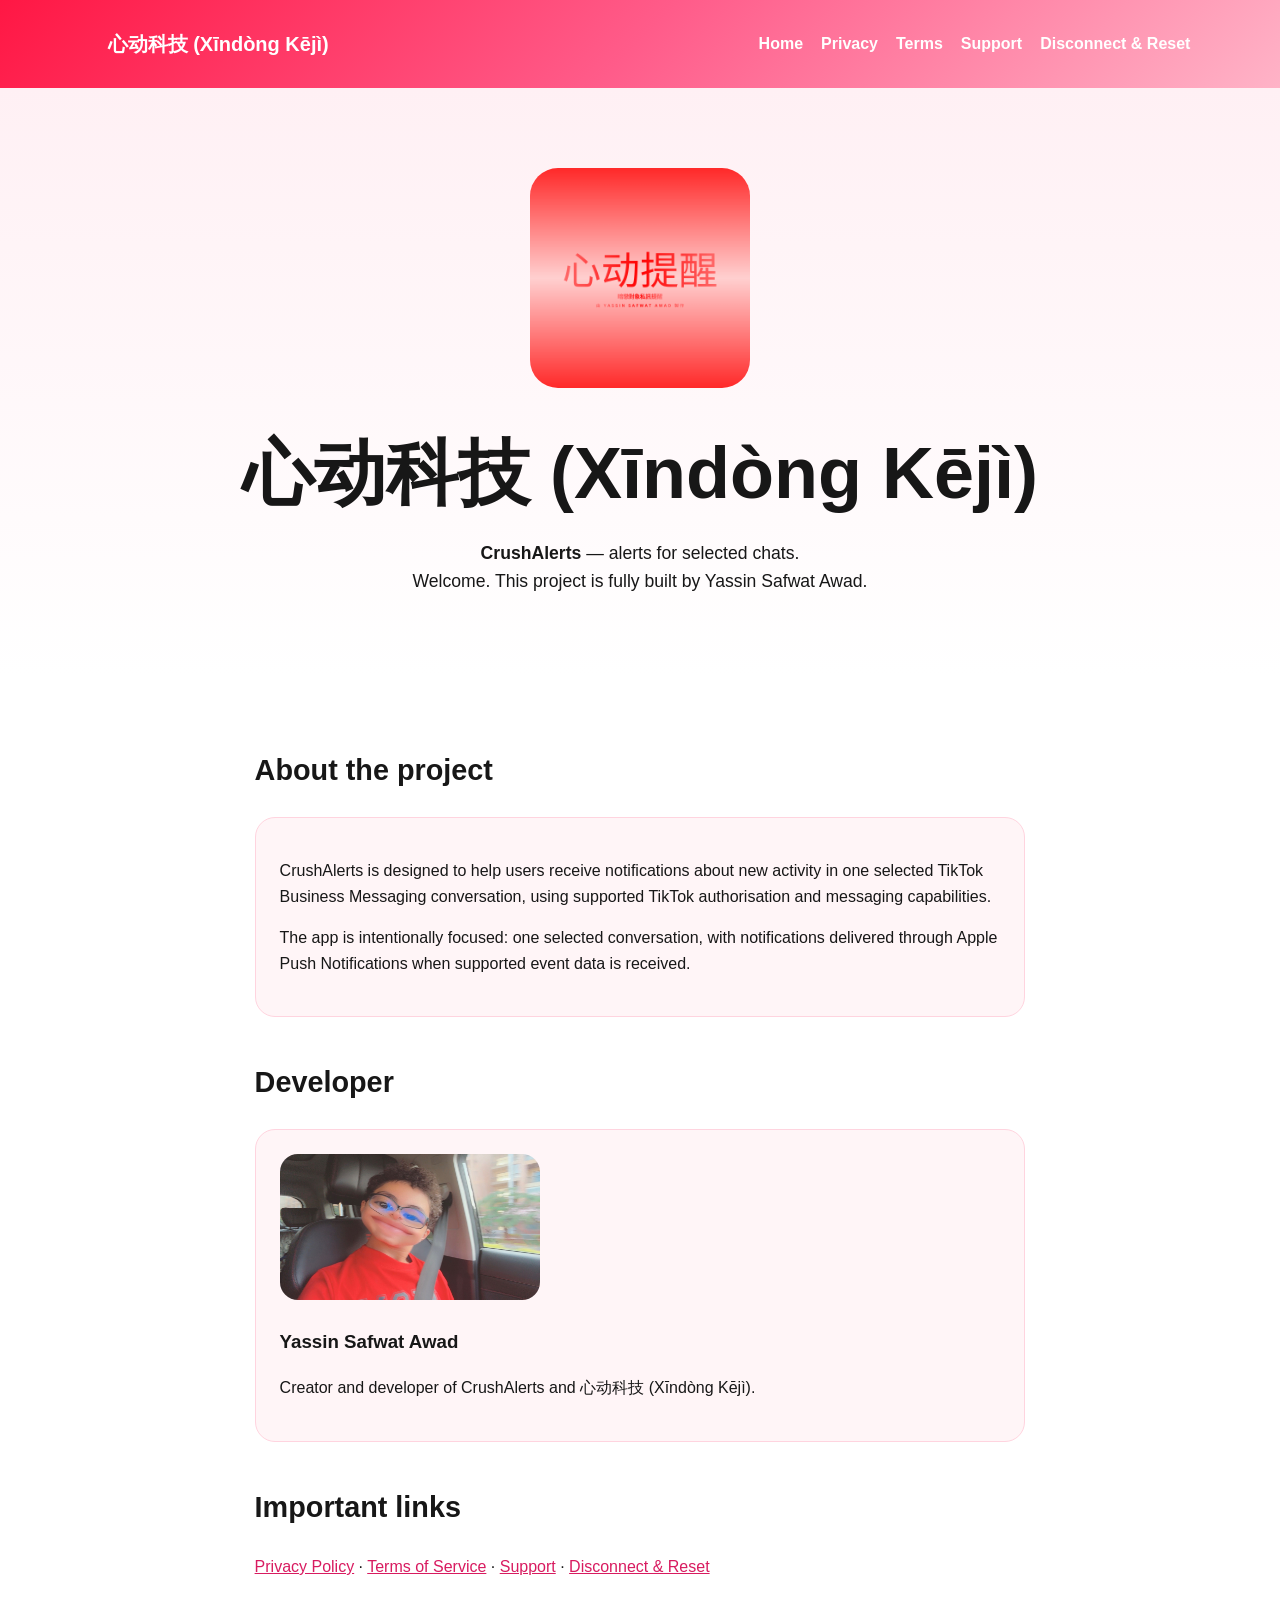
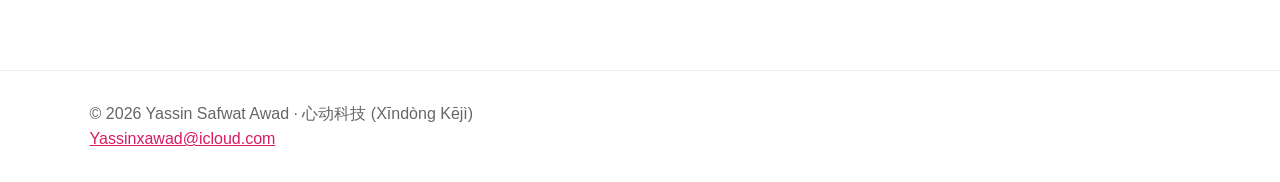
<file: index.html>
<!doctype html>
<html lang="en"><head><meta charset="utf-8"><meta name="viewport" content="width=device-width,initial-scale=1">
<title>心动科技 — CrushAlerts</title><link rel="stylesheet" href="style.css"></head>
<body><header><a class="brand" href="index.html">心动科技 (Xīndòng Kējì)</a><nav>
<a href="index.html">Home</a><a href="privacy.html">Privacy</a><a href="terms.html">Terms</a><a href="support.html">Support</a><a href="delete-account.html">Disconnect & Reset</a>
</nav></header>
<div class="hero"><img src="assets/crushalerts-logo.png" alt="CrushAlerts logo">
<h1>心动科技 (Xīndòng Kējì)</h1><p><strong>CrushAlerts</strong> — alerts for selected chats.</p>
<p>Welcome. This project is fully built by Yassin Safwat Awad.</p></div>
<main><section><h2>About the project</h2><div class="card"><p>CrushAlerts is designed to help users receive notifications about new activity in one selected TikTok Business Messaging conversation, using supported TikTok authorisation and messaging capabilities.</p><p>The app is intentionally focused: one selected conversation, with notifications delivered through Apple Push Notifications when supported event data is received.</p></div></section>
<section><h2>Developer</h2><div class="card"><img src="assets/yassin-photo.jpeg" alt="Photo of Yassin Safwat Awad" style="max-width:260px;width:100%;border-radius:18px"><h3>Yassin Safwat Awad</h3><p>Creator and developer of CrushAlerts and 心动科技 (Xīndòng Kējì).</p></div></section>
<section><h2>Important links</h2><p><a href="privacy.html">Privacy Policy</a> · <a href="terms.html">Terms of Service</a> · <a href="support.html">Support</a> · <a href="delete-account.html">Disconnect & Reset</a></p></section></main>
<footer>© 2026 Yassin Safwat Awad · 心动科技 (Xīndòng Kējì)<br><a href="mailto:Yassinxawad@icloud.com">Yassinxawad@icloud.com</a></footer></body></html>
</file>
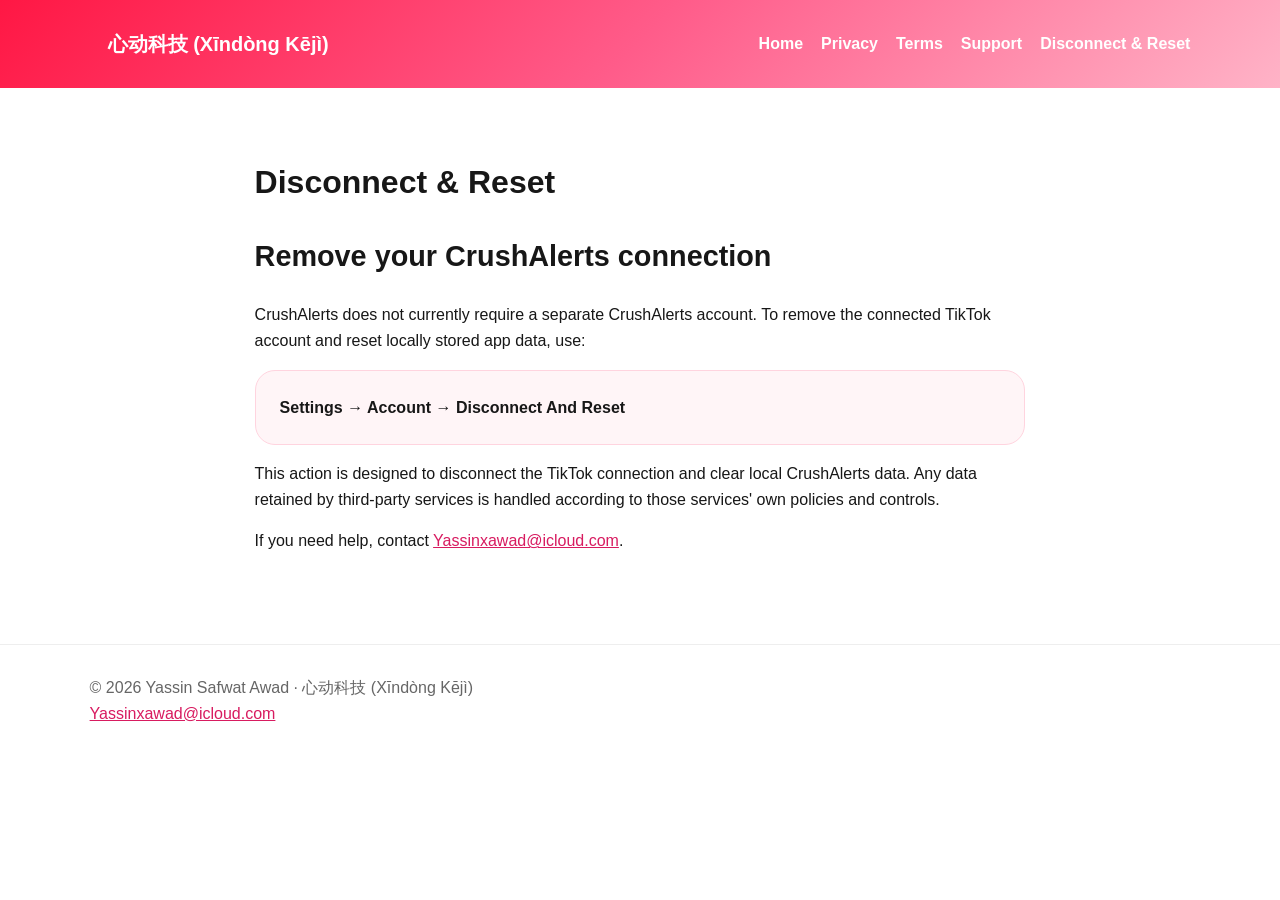
<file: delete-account.html>
<!doctype html>
<html lang="en"><head><meta charset="utf-8"><meta name="viewport" content="width=device-width,initial-scale=1">
<title>Disconnect & Reset — CrushAlerts</title><link rel="stylesheet" href="style.css"></head>
<body><header><a class="brand" href="index.html">心动科技 (Xīndòng Kējì)</a><nav>
<a href="index.html">Home</a><a href="privacy.html">Privacy</a><a href="terms.html">Terms</a><a href="support.html">Support</a><a href="delete-account.html">Disconnect & Reset</a>
</nav></header>
<main><h1>Disconnect & Reset</h1><section><h2>Remove your CrushAlerts connection</h2>
<p>CrushAlerts does not currently require a separate CrushAlerts account. To remove the connected TikTok account and reset locally stored app data, use:</p>
<div class="card"><strong>Settings → Account → Disconnect And Reset</strong></div>
<p>This action is designed to disconnect the TikTok connection and clear local CrushAlerts data. Any data retained by third-party services is handled according to those services' own policies and controls.</p>
<p>If you need help, contact <a href="mailto:Yassinxawad@icloud.com">Yassinxawad@icloud.com</a>.</p>
</section></main>
<footer>© 2026 Yassin Safwat Awad · 心动科技 (Xīndòng Kējì)<br><a href="mailto:Yassinxawad@icloud.com">Yassinxawad@icloud.com</a></footer></body></html>
</file>
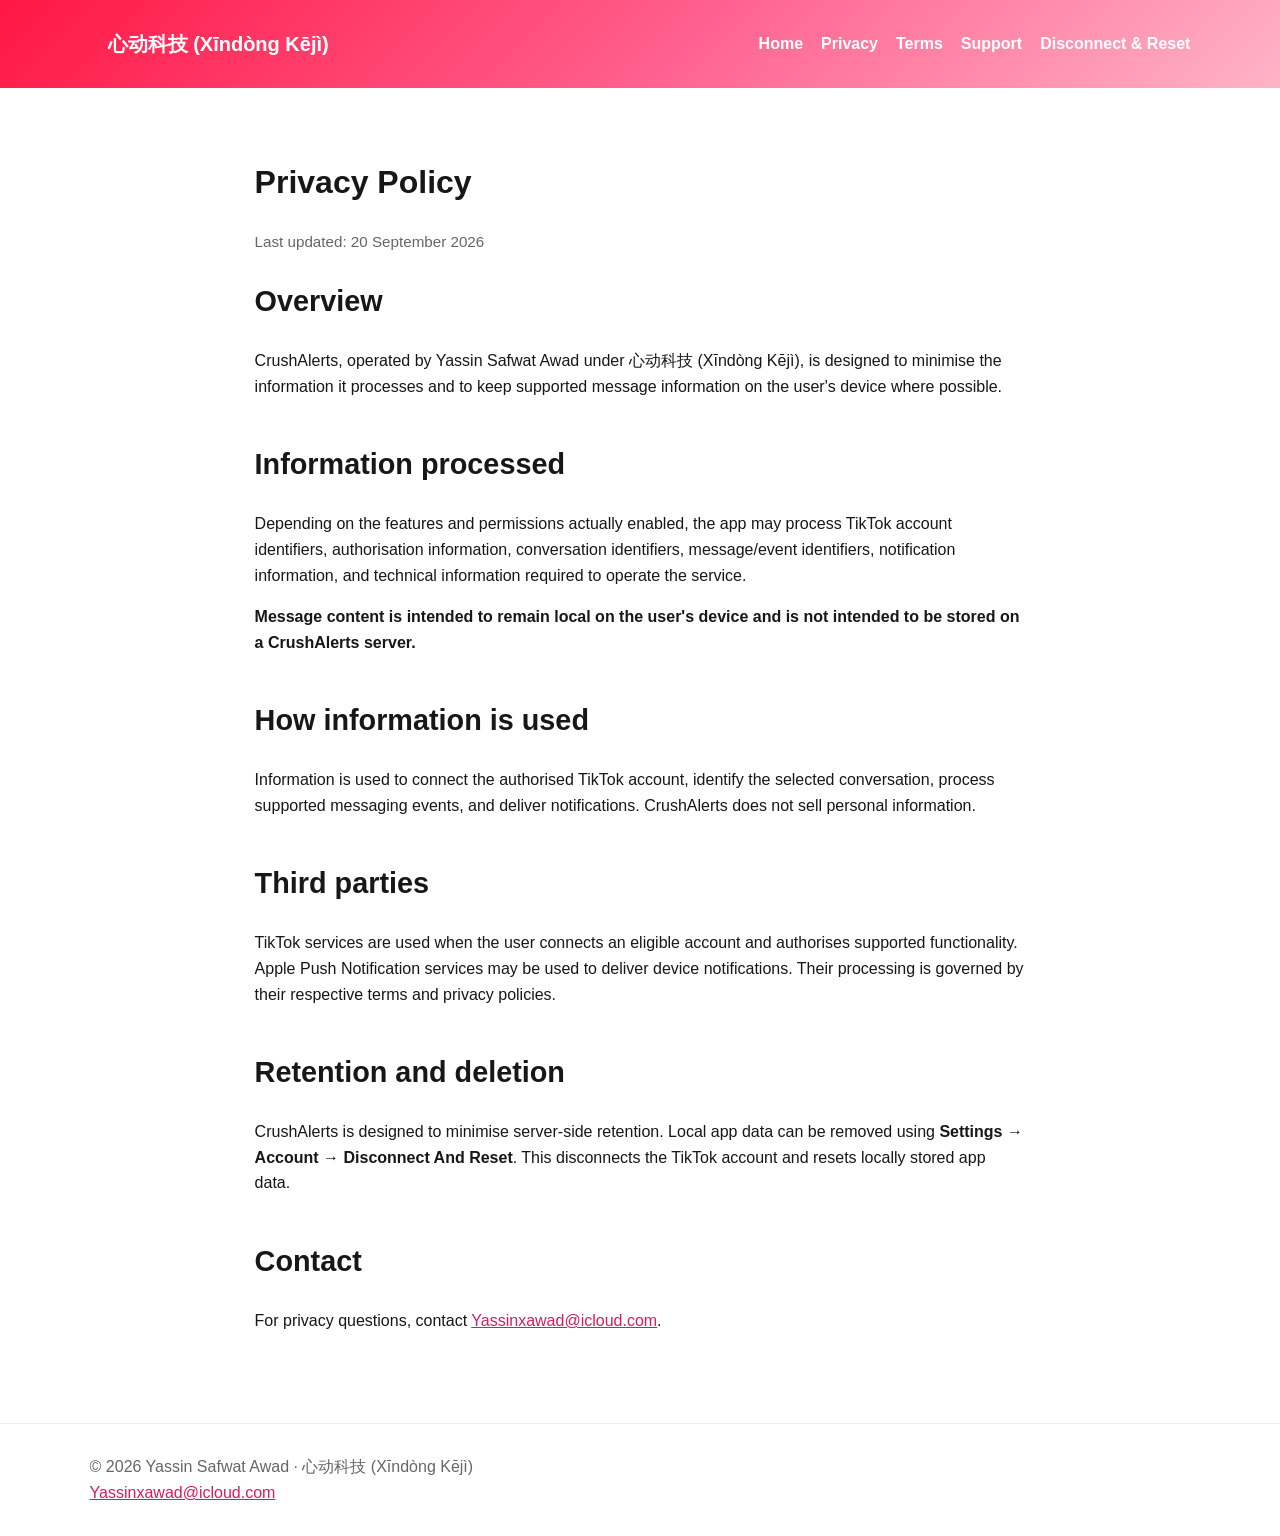
<file: privacy.html>
<!doctype html>
<html lang="en"><head><meta charset="utf-8"><meta name="viewport" content="width=device-width,initial-scale=1">
<title>Privacy Policy — CrushAlerts</title><link rel="stylesheet" href="style.css"></head>
<body><header><a class="brand" href="index.html">心动科技 (Xīndòng Kējì)</a><nav>
<a href="index.html">Home</a><a href="privacy.html">Privacy</a><a href="terms.html">Terms</a><a href="support.html">Support</a><a href="delete-account.html">Disconnect & Reset</a>
</nav></header>
<main><h1>Privacy Policy</h1><p class="small">Last updated: 20 September 2026</p>
<section><h2>Overview</h2><p>CrushAlerts, operated by Yassin Safwat Awad under 心动科技 (Xīndòng Kējì), is designed to minimise the information it processes and to keep supported message information on the user's device where possible.</p></section>
<section><h2>Information processed</h2><p>Depending on the features and permissions actually enabled, the app may process TikTok account identifiers, authorisation information, conversation identifiers, message/event identifiers, notification information, and technical information required to operate the service.</p><p><strong>Message content is intended to remain local on the user's device and is not intended to be stored on a CrushAlerts server.</strong></p></section>
<section><h2>How information is used</h2><p>Information is used to connect the authorised TikTok account, identify the selected conversation, process supported messaging events, and deliver notifications. CrushAlerts does not sell personal information.</p></section>
<section><h2>Third parties</h2><p>TikTok services are used when the user connects an eligible account and authorises supported functionality. Apple Push Notification services may be used to deliver device notifications. Their processing is governed by their respective terms and privacy policies.</p></section>
<section><h2>Retention and deletion</h2><p>CrushAlerts is designed to minimise server-side retention. Local app data can be removed using <strong>Settings → Account → Disconnect And Reset</strong>. This disconnects the TikTok account and resets locally stored app data.</p></section>
<section><h2>Contact</h2><p>For privacy questions, contact <a href="mailto:Yassinxawad@icloud.com">Yassinxawad@icloud.com</a>.</p></section>
</main>
<footer>© 2026 Yassin Safwat Awad · 心动科技 (Xīndòng Kējì)<br><a href="mailto:Yassinxawad@icloud.com">Yassinxawad@icloud.com</a></footer></body></html>
</file>
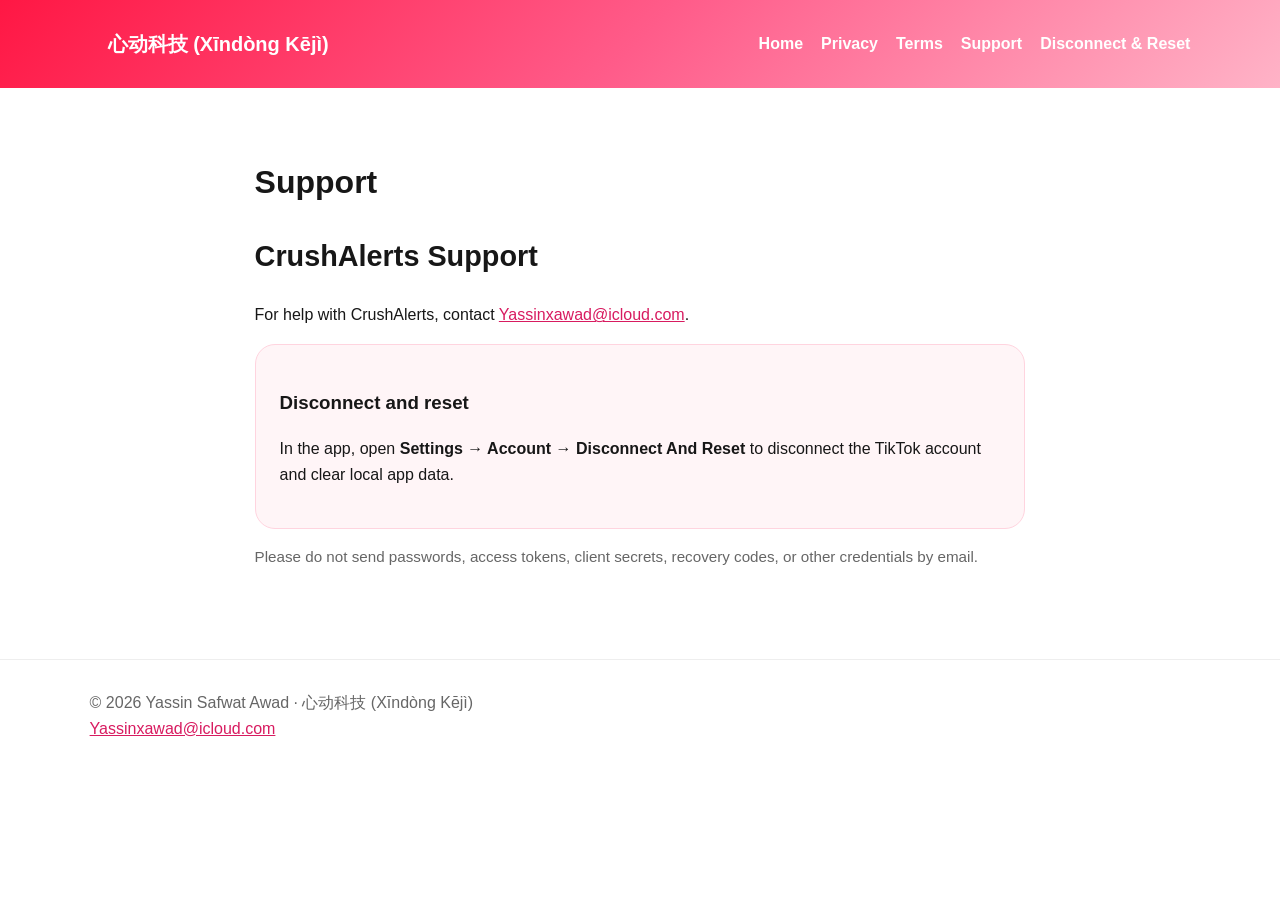
<file: support.html>
<!doctype html>
<html lang="en"><head><meta charset="utf-8"><meta name="viewport" content="width=device-width,initial-scale=1">
<title>Support — CrushAlerts</title><link rel="stylesheet" href="style.css"></head>
<body><header><a class="brand" href="index.html">心动科技 (Xīndòng Kējì)</a><nav>
<a href="index.html">Home</a><a href="privacy.html">Privacy</a><a href="terms.html">Terms</a><a href="support.html">Support</a><a href="delete-account.html">Disconnect & Reset</a>
</nav></header>
<main><h1>Support</h1><section><h2>CrushAlerts Support</h2>
<p>For help with CrushAlerts, contact <a href="mailto:Yassinxawad@icloud.com">Yassinxawad@icloud.com</a>.</p>
<div class="card"><h3>Disconnect and reset</h3><p>In the app, open <strong>Settings → Account → Disconnect And Reset</strong> to disconnect the TikTok account and clear local app data.</p></div>
<p class="small">Please do not send passwords, access tokens, client secrets, recovery codes, or other credentials by email.</p>
</section></main>
<footer>© 2026 Yassin Safwat Awad · 心动科技 (Xīndòng Kējì)<br><a href="mailto:Yassinxawad@icloud.com">Yassinxawad@icloud.com</a></footer></body></html>
</file>
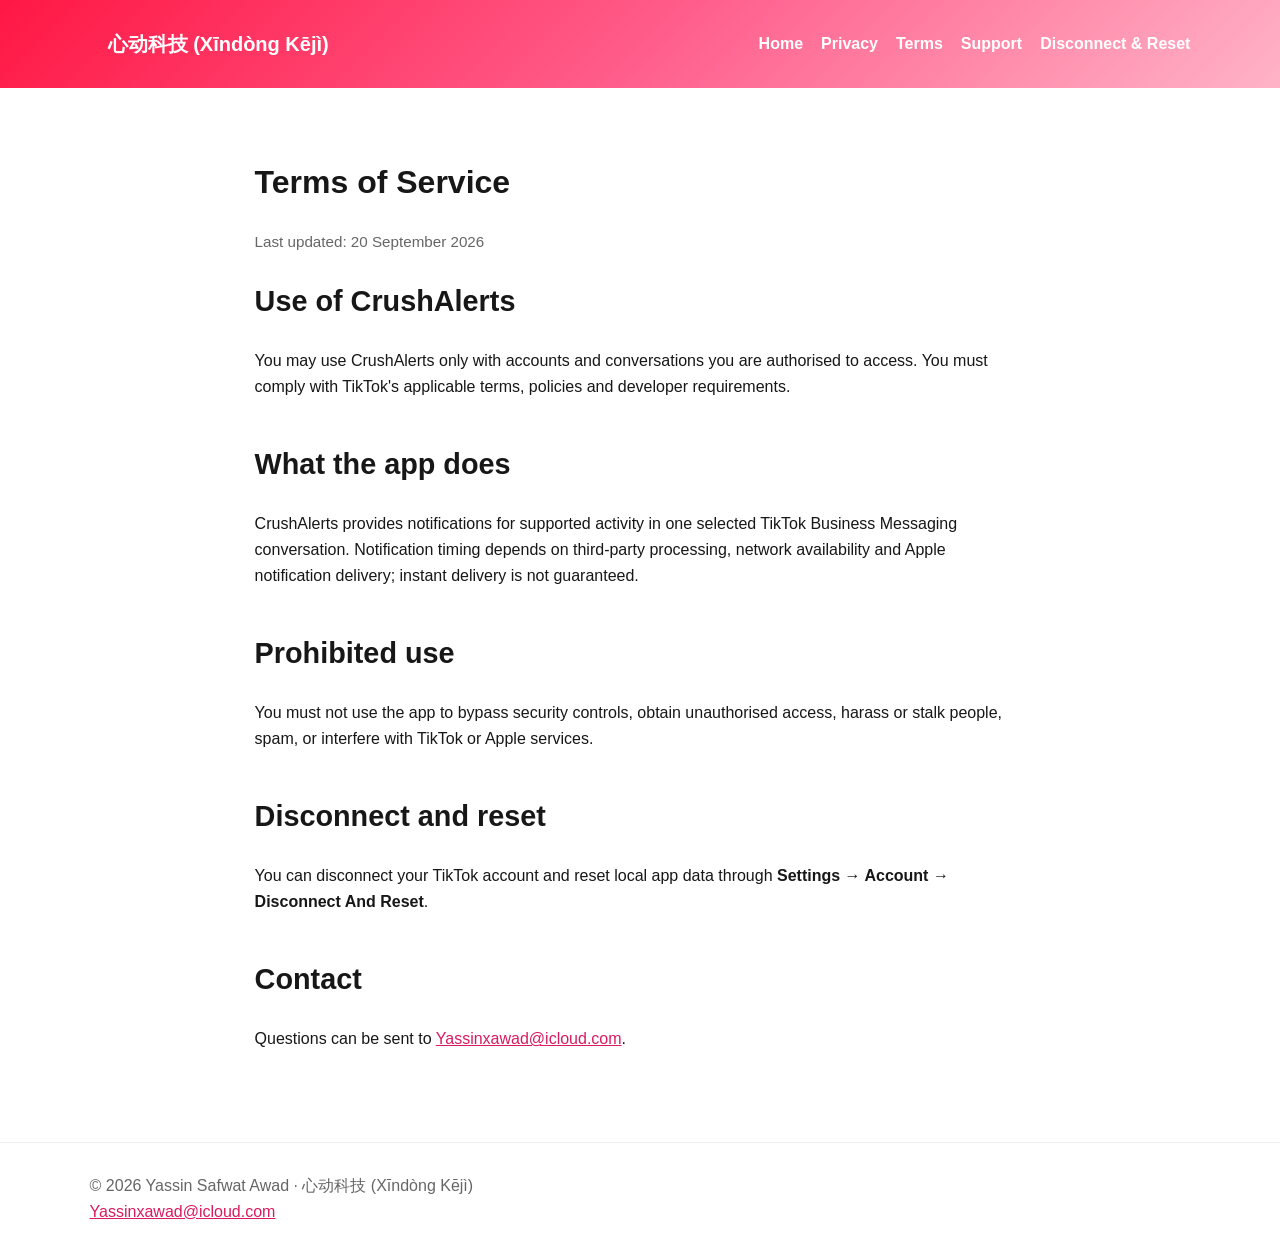
<file: terms.html>
<!doctype html>
<html lang="en"><head><meta charset="utf-8"><meta name="viewport" content="width=device-width,initial-scale=1">
<title>Terms of Service — CrushAlerts</title><link rel="stylesheet" href="style.css"></head>
<body><header><a class="brand" href="index.html">心动科技 (Xīndòng Kējì)</a><nav>
<a href="index.html">Home</a><a href="privacy.html">Privacy</a><a href="terms.html">Terms</a><a href="support.html">Support</a><a href="delete-account.html">Disconnect & Reset</a>
</nav></header>
<main><h1>Terms of Service</h1><p class="small">Last updated: 20 September 2026</p>
<section><h2>Use of CrushAlerts</h2><p>You may use CrushAlerts only with accounts and conversations you are authorised to access. You must comply with TikTok's applicable terms, policies and developer requirements.</p></section>
<section><h2>What the app does</h2><p>CrushAlerts provides notifications for supported activity in one selected TikTok Business Messaging conversation. Notification timing depends on third-party processing, network availability and Apple notification delivery; instant delivery is not guaranteed.</p></section>
<section><h2>Prohibited use</h2><p>You must not use the app to bypass security controls, obtain unauthorised access, harass or stalk people, spam, or interfere with TikTok or Apple services.</p></section>
<section><h2>Disconnect and reset</h2><p>You can disconnect your TikTok account and reset local app data through <strong>Settings → Account → Disconnect And Reset</strong>.</p></section>
<section><h2>Contact</h2><p>Questions can be sent to <a href="mailto:Yassinxawad@icloud.com">Yassinxawad@icloud.com</a>.</p></section>
</main>
<footer>© 2026 Yassin Safwat Awad · 心动科技 (Xīndòng Kējì)<br><a href="mailto:Yassinxawad@icloud.com">Yassinxawad@icloud.com</a></footer></body></html>
</file>
<file: style.css>
*{box-sizing:border-box}body{margin:0;font-family:-apple-system,BlinkMacSystemFont,"SF Pro Display","Segoe UI",sans-serif;background:#fff;color:#171717;line-height:1.6}
header{background:linear-gradient(135deg,#ff1744,#ff5c8a,#ffb3c7);color:#fff;padding:28px 7%;display:flex;align-items:center;justify-content:space-between;gap:20px}
header a{color:#fff;text-decoration:none;margin-left:18px;font-weight:600}.brand{font-weight:800;font-size:1.25rem}
.hero{padding:80px 7%;background:linear-gradient(180deg,#fff0f4,#fff);text-align:center}.hero img{max-width:220px;border-radius:28px}.hero h1{font-size:clamp(2.2rem,6vw,4.5rem);margin:20px 0 8px}.hero p{font-size:1.1rem;max-width:720px;margin:0 auto}
main{max-width:950px;margin:auto;padding:48px 7%}section{margin-bottom:42px}h2{font-size:1.8rem}.card{background:#fff5f7;border:1px solid #ffd4df;border-radius:20px;padding:24px;margin:16px 0}
footer{padding:30px 7%;border-top:1px solid #eee;color:#666}a{color:#d81b60}
.small{color:#666;font-size:.95rem}
</file>
